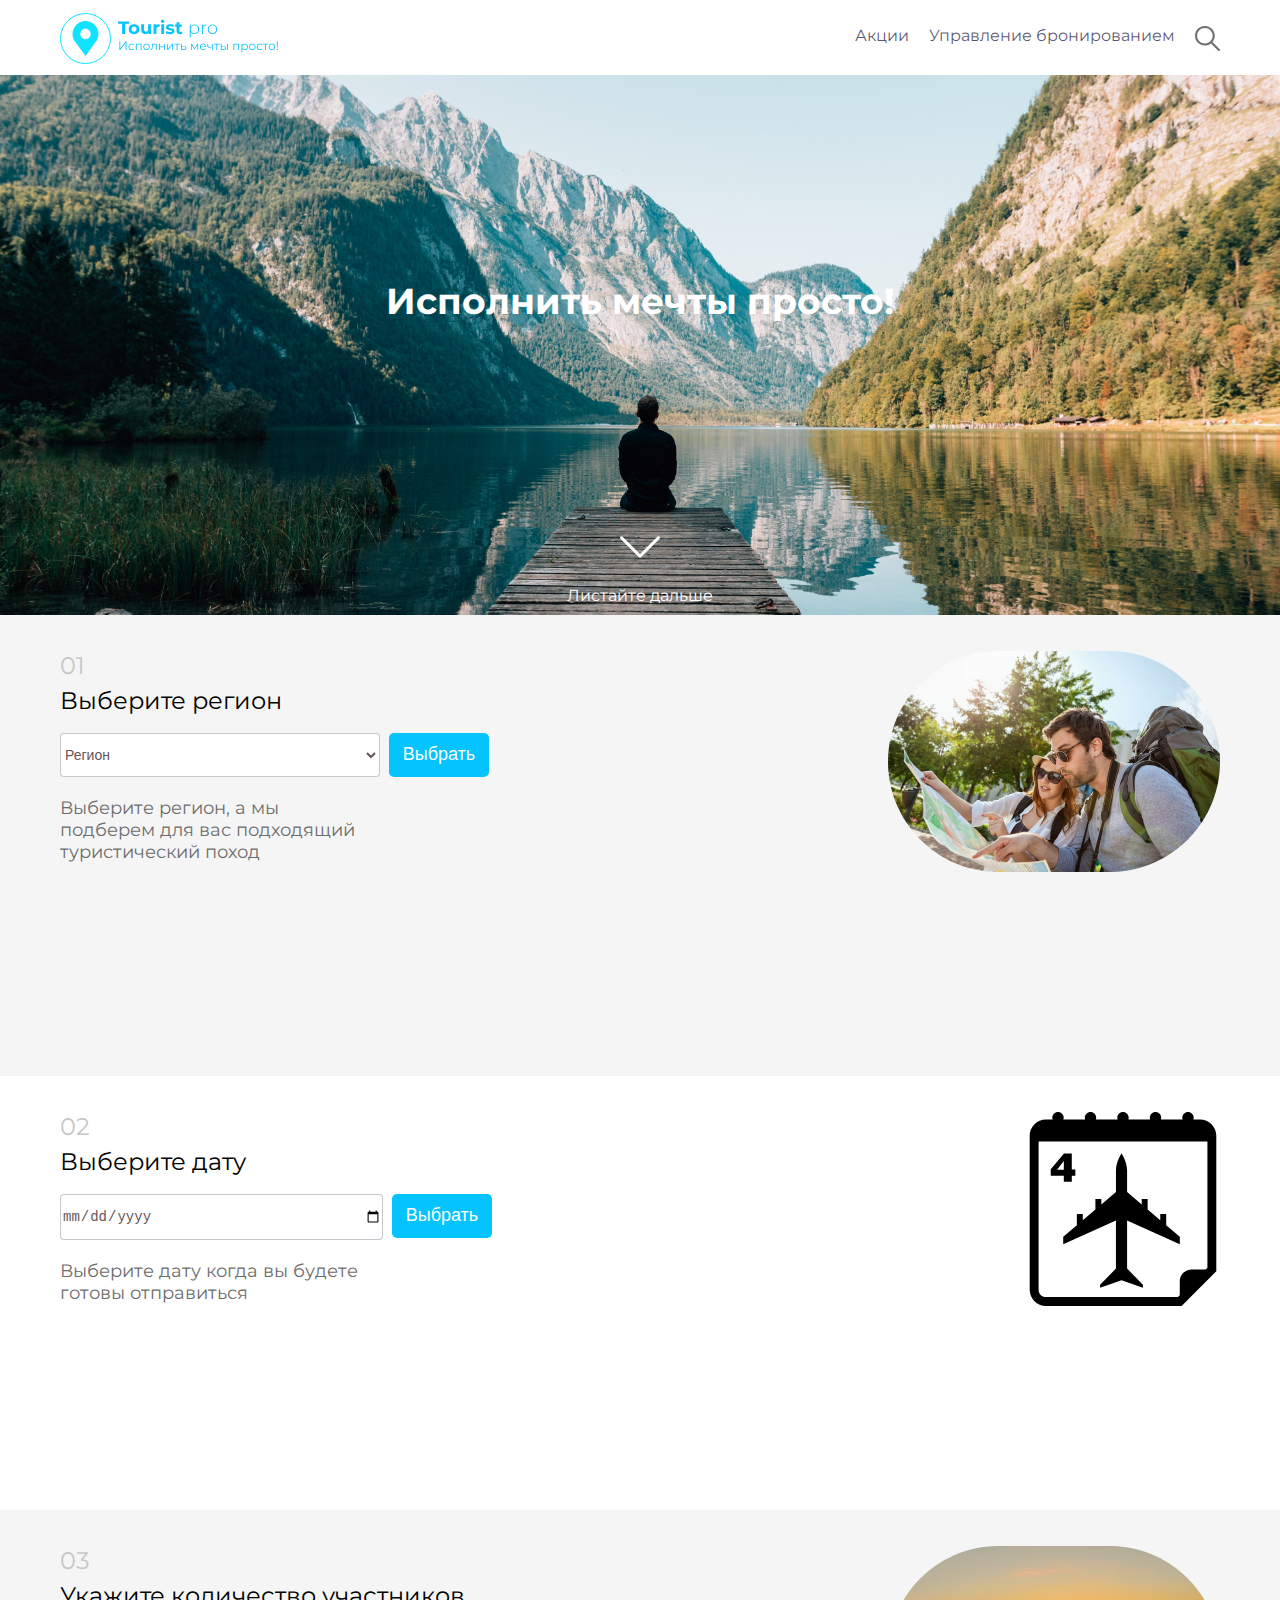
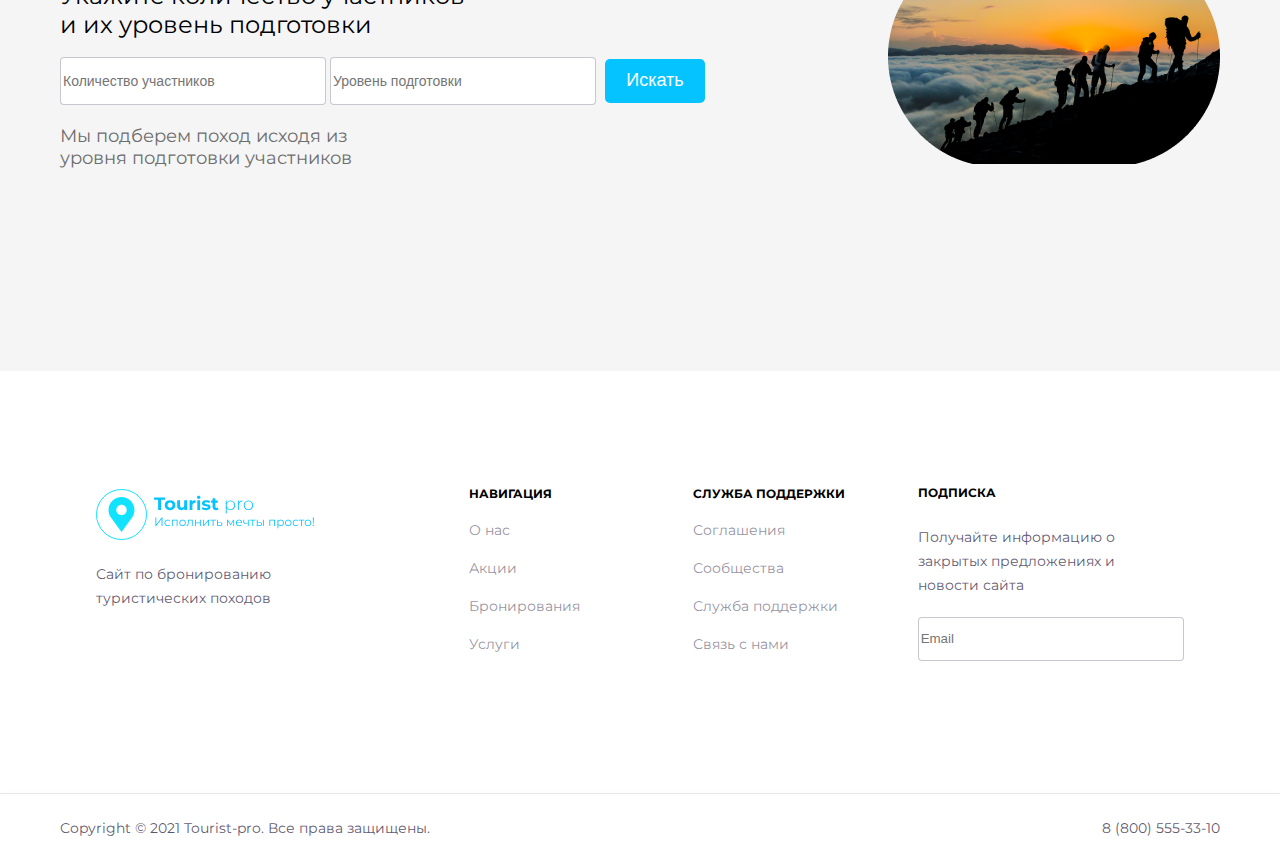
<file: index.html>
<!DOCTYPE html>
<html lang="ru">
  <head>
    <meta charset="UTF-8" />
    <meta http-equiv="X-UA-Compatible" content="IE=edge" />
    <meta name="viewport" content="width=device-width, initial-scale=1.0" />
    <title>Tourist-pro</title>
    <link rel="stylesheet" href="css/style.css" />
  </head>
  <body>
    <div class="wrapper">
      <header class="header">
        <div class="container">
          <div class="header__content">
            <div class="header__menu">
              <div class="header__logo">
                <a href="index.html"><img src="img/Logo.svg" alt="" /></a>
              </div>
              <div class="header__nav">
                <nav class="nav">
                  <ul class="nav__items">
                    <li class="nav__item">
                      <a href="#" class="nav__link">Акции</a>
                    </li>
                    <li class="nav__item">
                      <a href="booking.html" class="nav__link"
                        >Управление бронированием</a
                      >
                    </li>
                    <li class="nav__item">
                      <a href="#" class="nav__link"
                        ><img src="img/search.svg" alt=""
                      /></a>
                    </li>
                  </ul>
                </nav>
              </div>
            </div>
          </div>
        </div>
      </header>
      <main class="main">
        <div class="preview">
          <div class="preview__title">Исполнить мечты просто!</div>
          <div class="preview__arrow">
            <a href="#region">
              <img src="img/arrow_down.svg" alt="" />
            </a>
          </div>
          <div class="preview__scroll">Листайте дальше</div>
        </div>
        <div class="region" id="region">
          <div class="main__block">
            <div class="region">
              <div class="container">
                <div class="region__content">
                  <div class="region__left">
                    <div class="region__step">01</div>
                    <div class="region__title">Выберите регион</div>
                    <div class="region__list">
                      <select name="country" id="country">
                        <option value="t1" selected>Регион</option>
                      </select>
                      <a href="#date"><button>Выбрать</button></a>
                    </div>
                    <div class="region__subtitle">
                      Выберите регион, а мы подберем для вас подходящий
                      туристический поход
                    </div>
                  </div>
                  <div class="region__right">
                      <img src="img/Region.png" alt="">
                  </div>
                  
                </div>
               
              </div>
            </div>
          </div>
        </div>
        <div class="date" id="date">
          <div class="container">
            <div class="date__content">
              <div class="date__left">
              <div class="date__step">02</div>
              <div class="date__title">Выберите дату</div>
                <div class="date__input">
                  <input type="date" name="date" id="date">
                  <a href="#participants"><button>Выбрать</button></a>
                </div>
                <div class="date__subtitle">
                  Выберите дату когда вы  будете готовы отправиться
                </div>
              </div>
              <div class="date__right">
                <img src="img/travel.svg" alt="">
              </div>
            </div>
          </div>
        </div>
        <div class="participants" id="participants">
          <div class="container">
            <div class="participants__content">
              <div class="participants__left">
                <div class="participants__step">
                  03
                </div>
                <div class="participants__title">
                  Укажите количество участников <br>
                    и их уровень подготовки
                </div>
                <div class="participants__input">
                  <input type="text" placeholder="Количество участников">
                  <input type="text" placeholder="Уровень подготовки">
                  <a href="search.html"><button>Искать</button></a>
                </div>
                <div class="participants__subtitle">
                  Мы подберем поход исходя из уровня подготовки участников
                </div>
              </div>
              <div class="participants__right">
                <img src="img/partipants.png" alt="">
              </div>
            </div>
          </div>
        </div>
      </main>
      <footer class="footer">
        <div class="container">
          <div class="footer__content">
            <div class="footer__brand">
              <div class="footer__logo">
                <img src="img/Logo.svg" alt="">
              </div>
              <div class="footer__subtitle">
                Сайт по бронированию туристических походов
              </div>
            </div>
            <div class="footer__nav">
              <ul>
                <li>Навигация</li>
                <li><a href="#">О нас</a></li>
                <li><a href="#">Акции</a></li>
                <li><a href="booking.html">Бронирования</a></li>
                <li><a href="#">Услуги</a></li>
              </ul>
            </div>
            <div class="footer__nav">
              <ul>
                <li>Служба поддержки</li>
                <li><a href="#">Соглашения</a></li>
                <li><a href="#">Сообщества</a></li>
                <li><a href="#">Служба поддержки</a></li>
                <li><a href="#">Связь с нами</a></li>
              </ul>
            </div>
            <div class="footer__subscribe">
              <div class="subscribe__title">
                Подписка
              </div>
              <div class="subscribe__subtitle">
                Получайте информацию о закрытых предложениях и новости сайта
              </div>
              <div class="subscribe__input">
                <input type="text" name="email" id="email"placeholder="Email">
              </div>

            </div>
          </div>
        </div>
      </footer>
      <div class="copyrightBar">
        <div class="container">
          <div class="copyrightBar__content">
        <div class="copyrightBar__copyright">
          Copyright © 2021 Tourist-pro. Все права защищены.
        </div>
        <div class="copyrightBar__phone">
          8 (800) 555-33-10
        </div>
      </div>
      </div>
    </div>
    </div>
  </body>
</html>
</file>
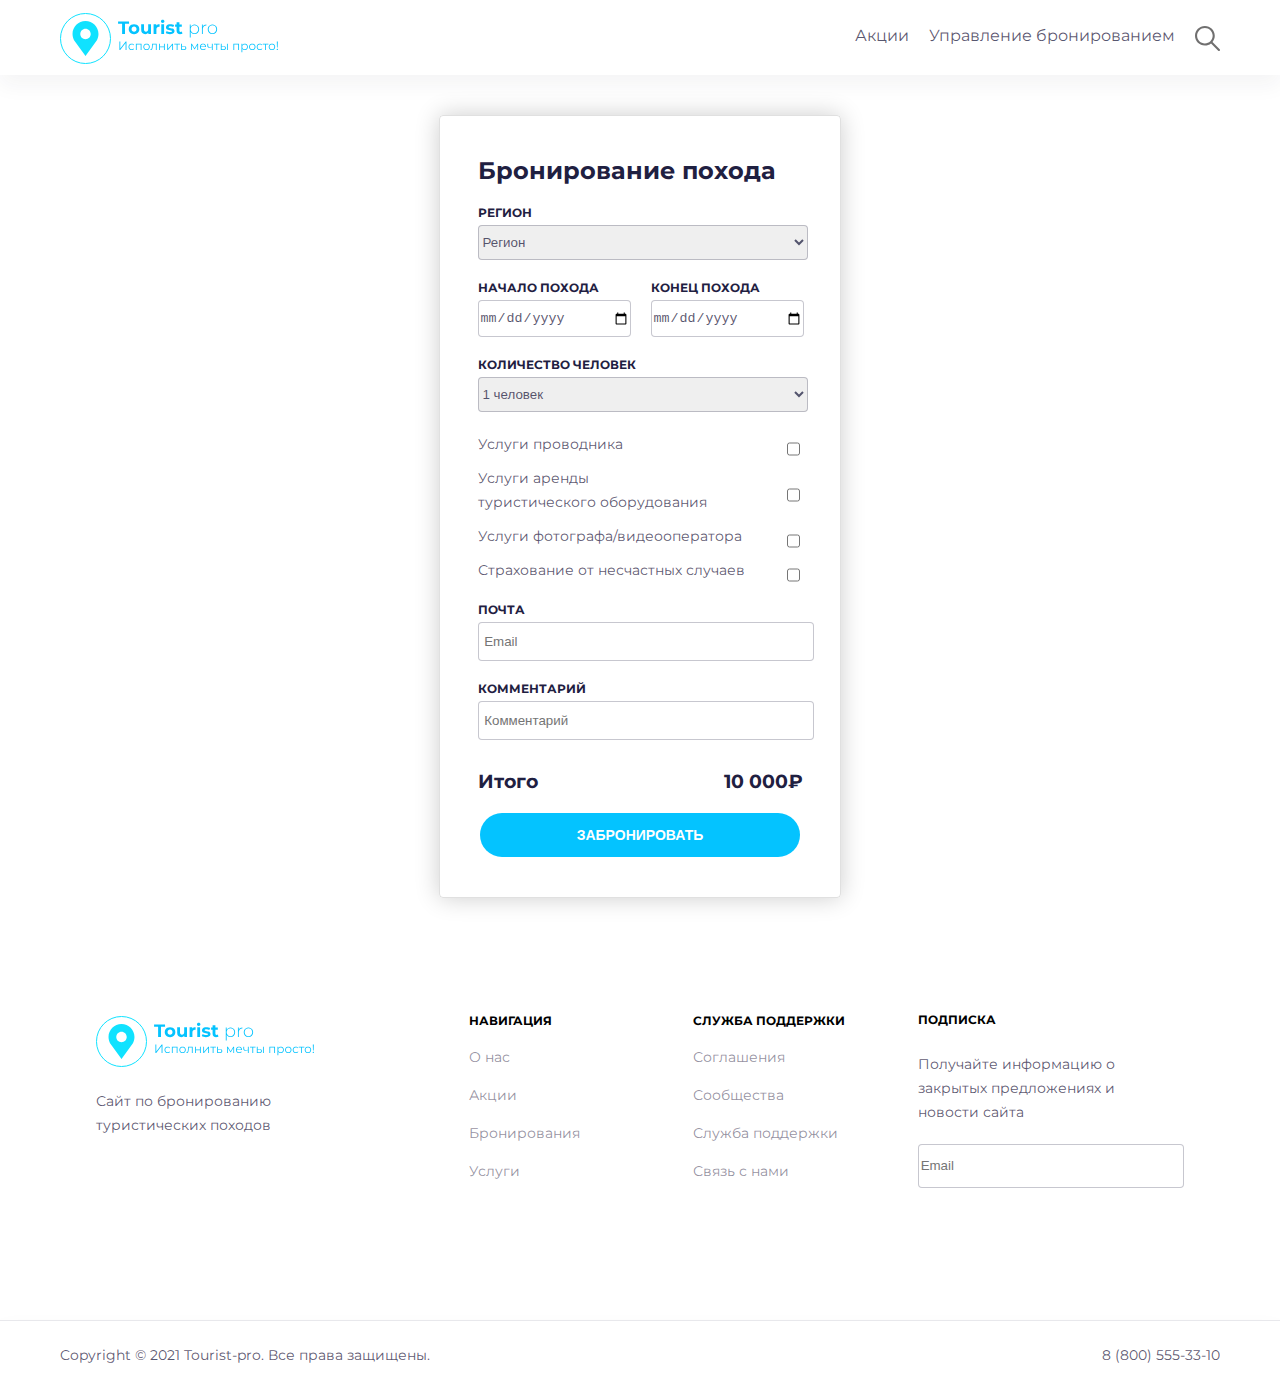
<file: booking.html>
<!DOCTYPE html>
<html lang="ru">
  <head>
    <meta charset="UTF-8" />
    <meta http-equiv="X-UA-Compatible" content="IE=edge" />
    <meta name="viewport" content="width=device-width, initial-scale=1.0" />
    <title>Бронирование</title>
    <link rel="stylesheet" href="css/style.css" />
  </head>
  <body>
    <div class="wrapper">
      <header class="header">
        <div class="container">
          <div class="header__content">
            <div class="header__menu">
              <div class="header__logo">
                <a href="index.html"><img src="img/Logo.svg" alt="" /></a>
              </div>
              <div class="header__nav">
                <nav class="nav">
                  <ul class="nav__items">
                    <li class="nav__item">
                      <a href="#" class="nav__link">Акции</a>
                    </li>
                    <li class="nav__item">
                      <a href="booking.html" class="nav__link"
                        >Управление бронированием</a
                      >
                    </li>
                    <li class="nav__item">
                      <a href="#" class="nav__link"
                        ><img src="img/search.svg" alt=""
                      /></a>
                    </li>
                  </ul>
                </nav>
              </div>
            </div>
          </div>
        </div>
      </header>
      <main class="main">
          <div class="booking">
              <div class="booking__block">
              <div class="booking__content">
                  <div class="booking__title">
                    Бронирование похода
                  </div>
                  <div class="booking__region">
                      <div>Регион</div>
                      <select name="d" id="d">
                        <option value="" selected>Регион</option>
                          <option value="">Эверест</option>
                          <option value="">Эльбрус</option>
                      </select>
                  </div>
                  <div class="booking__date">
                      <div class="booking__start">
                        <div> НАЧАЛО ПОХОДА</div>
                          <input type="date">
                      </div>
                      <div class="booking__end">
                        <div>КОНЕЦ ПОХОДА</div>
                          <input type="date">
                      </div>
                  </div>
                  <div class="booking__people">
                      <div>КОЛИЧЕСТВО ЧЕЛОВЕК</div>
                      <select name="people" id="people">
                          <option value="t1" selected>1 человек</option>
                          <option value="t2">2 человека</option>
                      </select>
                  </div>
                  <div class="booking__services">
                      <div>Услуги проводника</div>
                      <input type="checkbox" name="check" id="check">
                      <div>Услуги аренды <br>
                        туристического оборудования</div>
                        <input type="checkbox">
                        <div>Услуги фотографа/видеооператора</div>
                            <input type="checkbox">
                            <div>Страхование от несчастных случаев</div>
                            <input type="checkbox">
                  </div>
                  <div class="booking__email">
                      <div>ПОЧТА</div>
                      <input type="email" placeholder=" Email">
                  </div>
                  <div class="booking__comment">
                      <div>КОММЕНТАРИЙ</div>
                      <input type="text" placeholder=" Комментарий">
                  </div>
                  <div class="booking__price">
                      <div>Итого</div>
                    <div>10 000₽</div>
                  </div>
                  <div class="booking__btn">
                      <button>ЗАБРОНИРОВАТЬ</button>
                  </div>
              </div>
            </div>
          </div>
      </main>
      <footer class="footer">
        <div class="container">
          <div class="footer__content">
            <div class="footer__brand">
              <div class="footer__logo">
                <img src="img/Logo.svg" alt="">
              </div>
              <div class="footer__subtitle">
                Сайт по бронированию туристических походов
              </div>
            </div>
            <div class="footer__nav">
              <ul>
                <li>Навигация</li>
                <li><a href="#">О нас</a></li>
                <li><a href="#">Акции</a></li>
                <li><a href="booking.html">Бронирования</a></li>
                <li><a href="#">Услуги</a></li>
              </ul>
            </div>
            <div class="footer__nav">
              <ul>
                <li>Служба поддержки</li>
                <li><a href="#">Соглашения</a></li>
                <li><a href="#">Сообщества</a></li>
                <li><a href="#">Служба поддержки</a></li>
                <li><a href="#">Связь с нами</a></li>
              </ul>
            </div>
            <div class="footer__subscribe">
              <div class="subscribe__title">
                Подписка
              </div>
              <div class="subscribe__subtitle">
                Получайте информацию о закрытых предложениях и новости сайта
              </div>
              <div class="subscribe__input">
                <input type="text" name="email" id="email"placeholder="Email">
              </div>

            </div>
          </div>
        </div>
      </footer>
      <div class="copyrightBar">
        <div class="container">
          <div class="copyrightBar__content">
        <div class="copyrightBar__copyright">
          Copyright © 2021 Tourist-pro. Все права защищены.
        </div>
        <div class="copyrightBar__phone">
          8 (800) 555-33-10
        </div>
      </div>
      </div>
    </div>
    </div>
  </body>
</html>
</file>
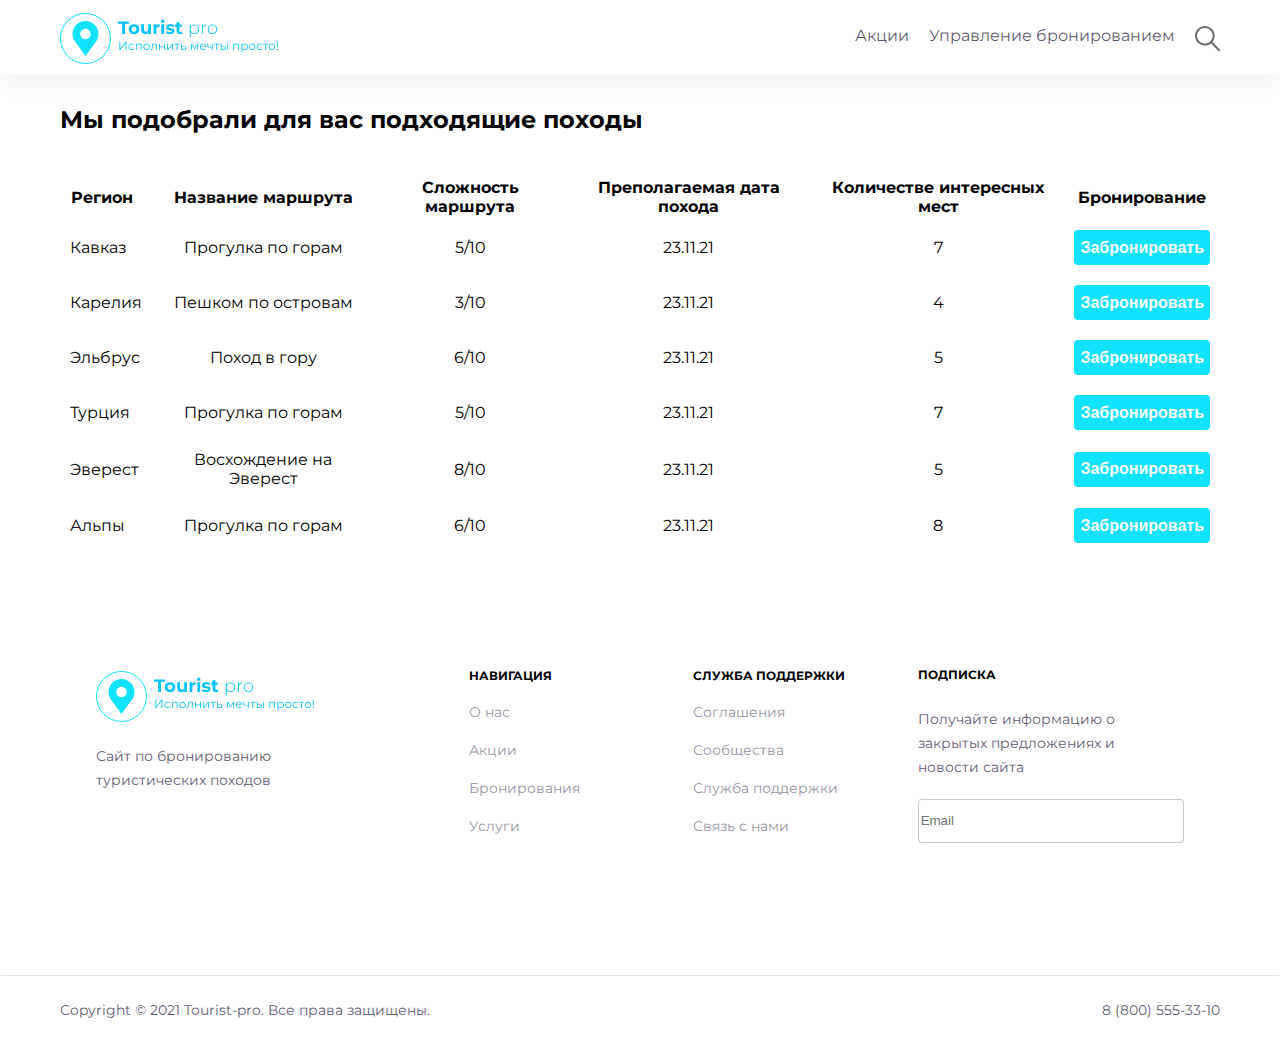
<file: search.html>
<!DOCTYPE html>
<html lang="ru">
  <head>
    <meta charset="UTF-8" />
    <meta http-equiv="X-UA-Compatible" content="IE=edge" />
    <meta name="viewport" content="width=device-width, initial-scale=1.0" />
    <title>Бронирование</title>
    <link rel="stylesheet" href="css/style.css" />
  </head>
  <body>
    <div class="wrapper">
      <header class="header">
        <div class="container">
          <div class="header__content">
            <div class="header__menu">
              <div class="header__logo">
                <a href="index.html"><img src="img/Logo.svg" alt="" /></a>
              </div>
              <div class="header__nav">
                <nav class="nav">
                  <ul class="nav__items">
                    <li class="nav__item">
                      <a href="#" class="nav__link">Акции</a>
                    </li>
                    <li class="nav__item">
                      <a href="booking.html" class="nav__link"
                        >Управление бронированием</a
                      >
                    </li>
                    <li class="nav__item">
                      <a href="#" class="nav__link"
                        ><img src="img/search.svg" alt=""
                      /></a>
                    </li>
                  </ul>
                </nav>
              </div>
            </div>
          </div>
        </div>
      </header>
      <main class="main">
        <div class="search">
            <div class="container">
            <div class="search__title">
                Мы подобрали для вас подходящие походы
            </div>
            <div class="search__table">
                <table cellpadding="4" cellspacing="1">
                    <tr>
                        <th>Регион</th>
                        <th>Название маршрута</th>
                        <th>Сложность маршрута</th>
                        <th>Преполагаемая дата похода</th>
                        <th>Количестве интересных мест</th>
                        <th>Бронирование</th>
                       </tr>
                       
                       <tr><td>Кавказ</td><td align="center">Прогулка по горам</td><td align="center">5/10</td><td align="center">23.11.21</td><td align="center">7</td><td align="center"><button>Забронировать</button></td></tr>
                       <tr><td>Карелия</td><td align="center">Пешком по островам</td><td align="center">3/10</td><td align="center">23.11.21</td><td align="center">4</td><td align="center"><button>Забронировать</button></td></tr>
                       <tr><td>Эльбрус</td><td align="center">Поход в гору</td><td align="center">6/10</td><td align="center">23.11.21</td><td align="center">5</td><td align="center"><button>Забронировать</button></td></tr>
                       <tr><td>Турция</td><td align="center">Прогулка по горам</td><td align="center">5/10</td><td align="center">23.11.21</td><td align="center">7</td><td align="center"><button>Забронировать</button></td></tr>
                       <tr><td>Эверест</td><td align="center">Восхождение на Эверест</td><td align="center">8/10</td><td align="center">23.11.21</td><td align="center">5</td><td align="center"><button>Забронировать</button></td></tr>
                       <tr><td>Альпы</td><td align="center">Прогулка по горам</td><td align="center">6/10</td><td align="center">23.11.21</td><td align="center">8</td><td align="center"><button>Забронировать</button></td></tr>
                       
                                            
                      </table>
            </div>
        </div>
        </div>
      </main>
      <footer class="footer">
        <div class="container">
          <div class="footer__content">
            <div class="footer__brand">
              <div class="footer__logo">
                <img src="img/Logo.svg" alt="">
              </div>
              <div class="footer__subtitle">
                Сайт по бронированию туристических походов
              </div>
            </div>
            <div class="footer__nav">
              <ul>
                <li>Навигация</li>
                <li><a href="#">О нас</a></li>
                <li><a href="#">Акции</a></li>
                <li><a href="booking.html">Бронирования</a></li>
                <li><a href="#">Услуги</a></li>
              </ul>
            </div>
            <div class="footer__nav">
              <ul>
                <li>Служба поддержки</li>
                <li><a href="#">Соглашения</a></li>
                <li><a href="#">Сообщества</a></li>
                <li><a href="#">Служба поддержки</a></li>
                <li><a href="#">Связь с нами</a></li>
              </ul>
            </div>
            <div class="footer__subscribe">
              <div class="subscribe__title">
                Подписка
              </div>
              <div class="subscribe__subtitle">
                Получайте информацию о закрытых предложениях и новости сайта
              </div>
              <div class="subscribe__input">
                <input type="text" name="email" id="email"placeholder="Email">
              </div>

            </div>
          </div>
        </div>
      </footer>
      <div class="copyrightBar">
        <div class="container">
          <div class="copyrightBar__content">
        <div class="copyrightBar__copyright">
          Copyright © 2021 Tourist-pro. Все права защищены.
        </div>
        <div class="copyrightBar__phone">
          8 (800) 555-33-10
        </div>
      </div>
      </div>
    </div>
    </div>
  </body>
</html>
</file>
<file: css/style.css>
@import url(https://fonts.googleapis.com/css?family=Montserrat:100,100italic,200,200italic,300,300italic,regular,italic,500,500italic,600,600italic,700,700italic,800,800italic,900,900italic);
html {
  scroll-behavior: smooth;
}

body {
  font-family: 'Montserrat', sans-serif;
  margin: 0;
  padding: 0;
  height: 100%;
}

.wrapper {
  display: -webkit-box;
  display: -ms-flexbox;
  display: flex;
  -webkit-box-orient: vertical;
  -webkit-box-direction: normal;
      -ms-flex-direction: column;
          flex-direction: column;
  overflow: hidden;
  min-height: 100%;
}

.container {
  margin: 0px auto;
  max-width: 1160px;
  position: relative;
}

@media (max-width: 1172px) {
  .container {
    max-width: 970px;
  }
}

@media (max-width: 991.98px) {
  .container {
    max-width: 750px;
  }
}

@media (max-width: 767.98px) {
  .container {
    max-width: none;
    padding: 0 15px;
  }
}

.header {
  width: 100%;
  height: 75px;
  -webkit-box-shadow: 0px 10px 20px rgba(31, 32, 65, 0.05);
          box-shadow: 0px 10px 20px rgba(31, 32, 65, 0.05);
}

.header__content {
  margin-top: 10px;
}

.header__menu {
  display: -webkit-box;
  display: -ms-flexbox;
  display: flex;
  height: 100%;
  -webkit-box-pack: justify;
      -ms-flex-pack: justify;
          justify-content: space-between;
  -webkit-box-align: center;
      -ms-flex-align: center;
          align-items: center;
}

.nav__items {
  display: -webkit-box;
  display: -ms-flexbox;
  display: flex;
  list-style: none;
}

.nav__item {
  margin-left: 20px;
}

.nav__link {
  text-decoration: none;
  color: rgba(31, 32, 65, 0.75);
  -webkit-transition: .2s all;
  transition: .2s all;
}

.nav__link:hover {
  color: black;
  -webkit-transition: .2s all;
  transition: .2s all;
}

@-webkit-keyframes arrows-animation {
  0%, 100% {
    -webkit-transform: translateY(0);
            transform: translateY(0);
  }
  50% {
    -webkit-transform: translateY(10px);
            transform: translateY(10px);
  }
}

@keyframes arrows-animation {
  0%, 100% {
    -webkit-transform: translateY(0);
            transform: translateY(0);
  }
  50% {
    -webkit-transform: translateY(10px);
            transform: translateY(10px);
  }
}

.main__block {
  padding-top: 20px;
  width: 100%;
}

.region {
  background-color: #F5F5F5;
}

.region__content {
  display: -webkit-box;
  display: -ms-flexbox;
  display: flex;
  -webkit-box-orient: horizontal;
  -webkit-box-direction: normal;
      -ms-flex-direction: row;
          flex-direction: row;
  -webkit-box-pack: justify;
      -ms-flex-pack: justify;
          justify-content: space-between;
  padding-bottom: 100px;
}

.region__right {
  margin-top: 16px;
  margin-bottom: 100px;
}

.region__step {
  font-size: 24px;
  color: #C7C7C7;
  padding-top: 16px;
}

.region__title {
  font-size: 24px;
  margin-top: 6px;
  margin-bottom: 8px;
}

.region__list select {
  background: #FFFFFF;
  border-radius: 4px;
  border: 1px solid rgba(31, 32, 65, 0.25);
  outline: none;
  width: 320px;
  margin-top: 10px;
  margin-bottom: 10px;
  height: 44px;
  font-size: 14px;
  color: #665656;
}

.region__list button {
  width: 100px;
  height: 44px;
  background: #04C3FF;
  border-radius: 5px;
  border: none;
  color: white;
  font-size: 18px;
  margin-left: 5px;
}

.region__list button:hover {
  cursor: pointer;
  background: rgba(4, 195, 255, 0.75);
}

.region__subtitle {
  margin-top: 10px;
  color: #6D6D6D;
  width: 300px;
  font-size: 18px;
}

.date {
  padding-top: 20px;
}

.date__content {
  display: -webkit-box;
  display: -ms-flexbox;
  display: flex;
  -webkit-box-pack: justify;
      -ms-flex-pack: justify;
          justify-content: space-between;
  margin-bottom: 100px;
}

.date__right {
  margin-top: 16px;
  margin-bottom: 100px;
}

.date__step {
  font-size: 24px;
  color: #C7C7C7;
  padding-top: 16px;
}

.date__title {
  font-size: 24px;
  margin-top: 6px;
  margin-bottom: 8px;
}

.date__input input {
  background: #FFFFFF;
  border-radius: 4px;
  border: 1px solid rgba(31, 32, 65, 0.25);
  outline: none;
  width: 320px;
  height: 44px;
  margin-top: 10px;
  margin-bottom: 10px;
  font-size: 14px;
  color: #665656;
}

.date__input button {
  width: 100px;
  height: 44px;
  background: #04C3FF;
  border-radius: 5px;
  border: none;
  color: white;
  font-size: 18px;
  margin-left: 5px;
}

.date__input button:hover {
  cursor: pointer;
  background: rgba(4, 195, 255, 0.75);
}

.date__subtitle {
  margin-top: 10px;
  color: #6D6D6D;
  width: 300px;
  font-size: 18px;
}

.participants {
  padding-top: 20px;
  background-color: #F5F5F5;
}

.participants__content {
  display: -webkit-box;
  display: -ms-flexbox;
  display: flex;
  padding-bottom: 100px;
  -webkit-box-pack: justify;
      -ms-flex-pack: justify;
          justify-content: space-between;
}

.participants__right {
  margin-top: 16px;
  margin-bottom: 100px;
}

.participants__step {
  font-size: 24px;
  color: #C7C7C7;
  padding-top: 16px;
}

.participants__title {
  font-size: 24px;
  margin-top: 6px;
  margin-bottom: 8px;
}

.participants__input input {
  background: #FFFFFF;
  border-radius: 4px;
  border: 1px solid rgba(31, 32, 65, 0.25);
  outline: none;
  width: 260px;
  margin-top: 10px;
  margin-bottom: 10px;
  height: 44px;
  font-size: 14px;
  color: #665656;
}

.participants__input button {
  width: 100px;
  height: 44px;
  background: #04C3FF;
  border-radius: 5px;
  border: none;
  color: white;
  font-size: 18px;
  margin-left: 5px;
}

.participants__input button:hover {
  cursor: pointer;
  background: rgba(4, 195, 255, 0.75);
}

.participants__subtitle {
  margin-top: 10px;
  color: #6D6D6D;
  width: 300px;
  font-size: 18px;
}

.preview {
  background-image: url(../img/background/background_main2.jpg);
  width: 100vw;
  height: 60vh;
  background-position: center;
  background-repeat: no-repeat;
  background-size: cover;
  display: -webkit-box;
  display: -ms-flexbox;
  display: flex;
  -webkit-box-orient: vertical;
  -webkit-box-direction: normal;
      -ms-flex-direction: column;
          flex-direction: column;
}

.preview__title {
  color: white;
  font-size: 36px;
  text-align: center;
  font-weight: bold;
  margin: auto;
}

.preview__arrow {
  -webkit-box-align: end;
      -ms-flex-align: end;
          align-items: flex-end;
  margin: 0 auto;
  margin-bottom: 15px;
  -webkit-animation: arrows-animation infinite 2s ease-in-out;
          animation: arrows-animation infinite 2s ease-in-out;
}

.preview__arrow img {
  width: 40px;
  -webkit-transition: all 0.5s ease-in-out;
  transition: all 0.5s ease-in-out;
  height: 40px;
}

.preview__arrow img:hover {
  -webkit-transform: translateY(15px);
          transform: translateY(15px);
}

.preview__arrow:hover {
  -webkit-animation-play-state: paused;
          animation-play-state: paused;
}

.preview__scroll {
  margin: 0 auto;
  color: white;
  margin-bottom: 10px;
}

.footer {
  -webkit-box-shadow: 0px 1px 0px rgba(31, 32, 65, 0.1);
          box-shadow: 0px 1px 0px rgba(31, 32, 65, 0.1);
  padding-bottom: 120px;
}

.footer__content {
  display: -webkit-box;
  display: -ms-flexbox;
  display: flex;
  padding-top: 115px;
  -webkit-box-align: center;
      -ms-flex-align: center;
          align-items: center;
  -ms-flex-pack: distribute;
      justify-content: space-around;
}

.footer__brand {
  margin-top: -60px;
  line-height: 24px;
}

.footer__subtitle {
  width: 260px;
  color: rgba(31, 32, 65, 0.75);
  margin-top: 15px;
  font-size: 14px;
}

.footer__nav ul {
  list-style: none;
  margin-top: 0;
  padding-top: 0;
}

.footer__nav li {
  font-weight: bold;
  text-transform: uppercase;
  margin-bottom: 20px;
  font-size: 12px;
}

.footer__nav a {
  text-transform: none;
  text-decoration: none;
  color: rgba(31, 32, 65, 0.5);
  font-weight: normal;
  font-size: 14px;
}

.footer__subscribe {
  margin-top: -18px;
  padding-top: 0;
  line-height: 24px;
}

.subscribe__title {
  font-size: 12px;
  font-weight: bold;
  margin-bottom: 20px;
  text-transform: uppercase;
}

.subscribe__subtitle {
  width: 260px;
  color: rgba(31, 32, 65, 0.75);
  margin-bottom: 20px;
  font-size: 14px;
}

.subscribe__input input {
  width: 260px;
  height: 40px;
  border: 1px solid rgba(31, 32, 65, 0.25);
  border-radius: 4px;
}

.copyrightBar {
  -webkit-box-shadow: 0px 10px 20px rgba(31, 32, 65, 0.05);
          box-shadow: 0px 10px 20px rgba(31, 32, 65, 0.05);
}

.copyrightBar__content {
  height: 70px;
  display: -webkit-box;
  display: -ms-flexbox;
  display: flex;
  -webkit-box-pack: justify;
      -ms-flex-pack: justify;
          justify-content: space-between;
  -webkit-box-align: center;
      -ms-flex-align: center;
          align-items: center;
}

.copyrightBar__copyright {
  font-size: 14px;
  color: rgba(31, 32, 65, 0.75);
}

.copyrightBar__phone {
  font-size: 14px;
  color: rgba(31, 32, 65, 0.75);
}

.booking {
  width: 100%;
  margin-top: 40px;
}

.booking__block {
  margin: 0 auto;
  width: 400px;
  border: 1px solid rgba(0, 0, 0, 0.12);
  -webkit-box-shadow: 0px 0px 25px rgba(0, 0, 0, 0.2);
          box-shadow: 0px 0px 25px rgba(0, 0, 0, 0.2);
  border-radius: 4px;
}

.booking__content {
  display: -webkit-box;
  display: -ms-flexbox;
  display: flex;
  -webkit-box-orient: vertical;
  -webkit-box-direction: normal;
      -ms-flex-direction: column;
          flex-direction: column;
  width: 325px;
  margin: 40px auto;
}

.booking__title {
  color: #1F2041;
  font-weight: bold;
  font-size: 24px;
  white-space: nowrap;
  margin-bottom: 20px;
}

.booking__date {
  color: #1F2041;
  font-weight: bold;
  font-size: 12px;
  display: -webkit-box;
  display: -ms-flexbox;
  display: flex;
  -webkit-box-orient: horizontal;
  -webkit-box-direction: normal;
      -ms-flex-direction: row;
          flex-direction: row;
}

.booking__start {
  display: -webkit-box;
  display: -ms-flexbox;
  display: flex;
  -webkit-box-orient: vertical;
  -webkit-box-direction: normal;
      -ms-flex-direction: column;
          flex-direction: column;
  margin-right: 20px;
}

.booking__start input {
  margin-top: 5px;
  width: 150px;
  height: 35px;
  color: rgba(31, 32, 65, 0.75);
  outline: none;
  border: 1px solid rgba(31, 32, 65, 0.25);
  border-radius: 4px;
}

.booking__end {
  display: -webkit-box;
  display: -ms-flexbox;
  display: flex;
  -webkit-box-orient: vertical;
  -webkit-box-direction: normal;
      -ms-flex-direction: column;
          flex-direction: column;
}

.booking__end input {
  width: 150px;
  margin-top: 5px;
  border: 1px solid rgba(31, 32, 65, 0.25);
  border-radius: 4px;
  outline: none;
  height: 35px;
  color: rgba(31, 32, 65, 0.75);
}

.booking__region {
  margin-bottom: 20px;
}

.booking__region div {
  text-transform: uppercase;
  color: #1F2041;
  font-weight: bold;
  font-size: 12px;
}

.booking__region select {
  margin-top: 5px;
  border: 1px solid rgba(31, 32, 65, 0.25);
  border-radius: 4px;
  outline: none;
  width: 330px;
  height: 35px;
  color: rgba(31, 32, 65, 0.75);
}

.booking__people {
  margin-top: 20px;
  color: #1F2041;
  font-weight: bold;
  font-size: 12px;
}

.booking__people select {
  margin-top: 5px;
  border: 1px solid rgba(31, 32, 65, 0.25);
  border-radius: 4px;
  outline: none;
  width: 330px;
  height: 35px;
  color: rgba(31, 32, 65, 0.75);
}

.booking__services {
  margin-top: 20px;
  display: -webkit-box;
  display: -ms-flexbox;
  display: flex;
  -ms-flex-wrap: wrap;
      flex-wrap: wrap;
  -webkit-box-pack: justify;
      -ms-flex-pack: justify;
          justify-content: space-between;
  font-size: 14px;
  line-height: 24px;
  color: rgba(31, 32, 65, 0.75);
}

.booking__services div {
  margin-bottom: 10px;
}

.booking__email {
  margin-top: 10px;
}

.booking__email input {
  margin-top: 5px;
  border: 1px solid rgba(31, 32, 65, 0.25);
  border-radius: 4px;
  outline: none;
  width: 330px;
  height: 35px;
  color: rgba(31, 32, 65, 0.75);
}

.booking__email div {
  text-transform: uppercase;
  color: #1F2041;
  font-weight: bold;
  font-size: 12px;
}

.booking__comment {
  margin-top: 20px;
}

.booking__comment input {
  margin-top: 5px;
  border: 1px solid rgba(31, 32, 65, 0.25);
  border-radius: 4px;
  outline: none;
  width: 330px;
  height: 35px;
  color: rgba(31, 32, 65, 0.75);
}

.booking__comment div {
  text-transform: uppercase;
  color: #1F2041;
  font-weight: bold;
  font-size: 12px;
}

.booking__price {
  margin-top: 30px;
  font-size: 19px;
  display: -webkit-box;
  display: -ms-flexbox;
  display: flex;
  -webkit-box-pack: justify;
      -ms-flex-pack: justify;
          justify-content: space-between;
  color: #1F2041;
  font-weight: bold;
}

.booking__btn {
  margin: 0 auto;
  margin-top: 20px;
}

.booking__btn button {
  background: #04C3FF;
  border-radius: 22px;
  border: none;
  width: 320px;
  height: 44px;
  color: white;
  cursor: pointer;
  font-weight: bold;
  font-size: 14px;
  -webkit-transition: .3s all;
  transition: .3s all;
}

.booking__btn button:hover {
  background: rgba(4, 195, 255, 0.75);
  -webkit-transition: .3s all;
  transition: .3s all;
}

.search {
  width: 100%;
}

.search__title {
  font-weight: bold;
  font-size: 24px;
  margin-top: 30px;
  margin-bottom: 40px;
}

.search__table table {
  border-collapse: collapse;
}

.search__table th:first-child {
  padding-right: 12px;
}

.search__table td {
  padding: 10px;
}

.search__table tr {
  -webkit-transition: .2s all;
  transition: .2s all;
}

.search__table tr:hover {
  background: rgba(0, 255, 255, 0.24);
  border-left: 3px solid blue;
  -webkit-transition: .3s all;
  transition: .3s all;
}

.search__table button {
  background: #10E2FF;
  border: none;
  height: 35px;
  color: white;
  font-weight: bold;
  border-radius: 4px;
  cursor: pointer;
  font-size: 16px;
  -webkit-transition: .3s all;
  transition: .3s all;
}

.search__table button:hover {
  -webkit-transition: .3s all;
  transition: .3s all;
  background: rgba(4, 195, 255, 0.75);
}
</file>
